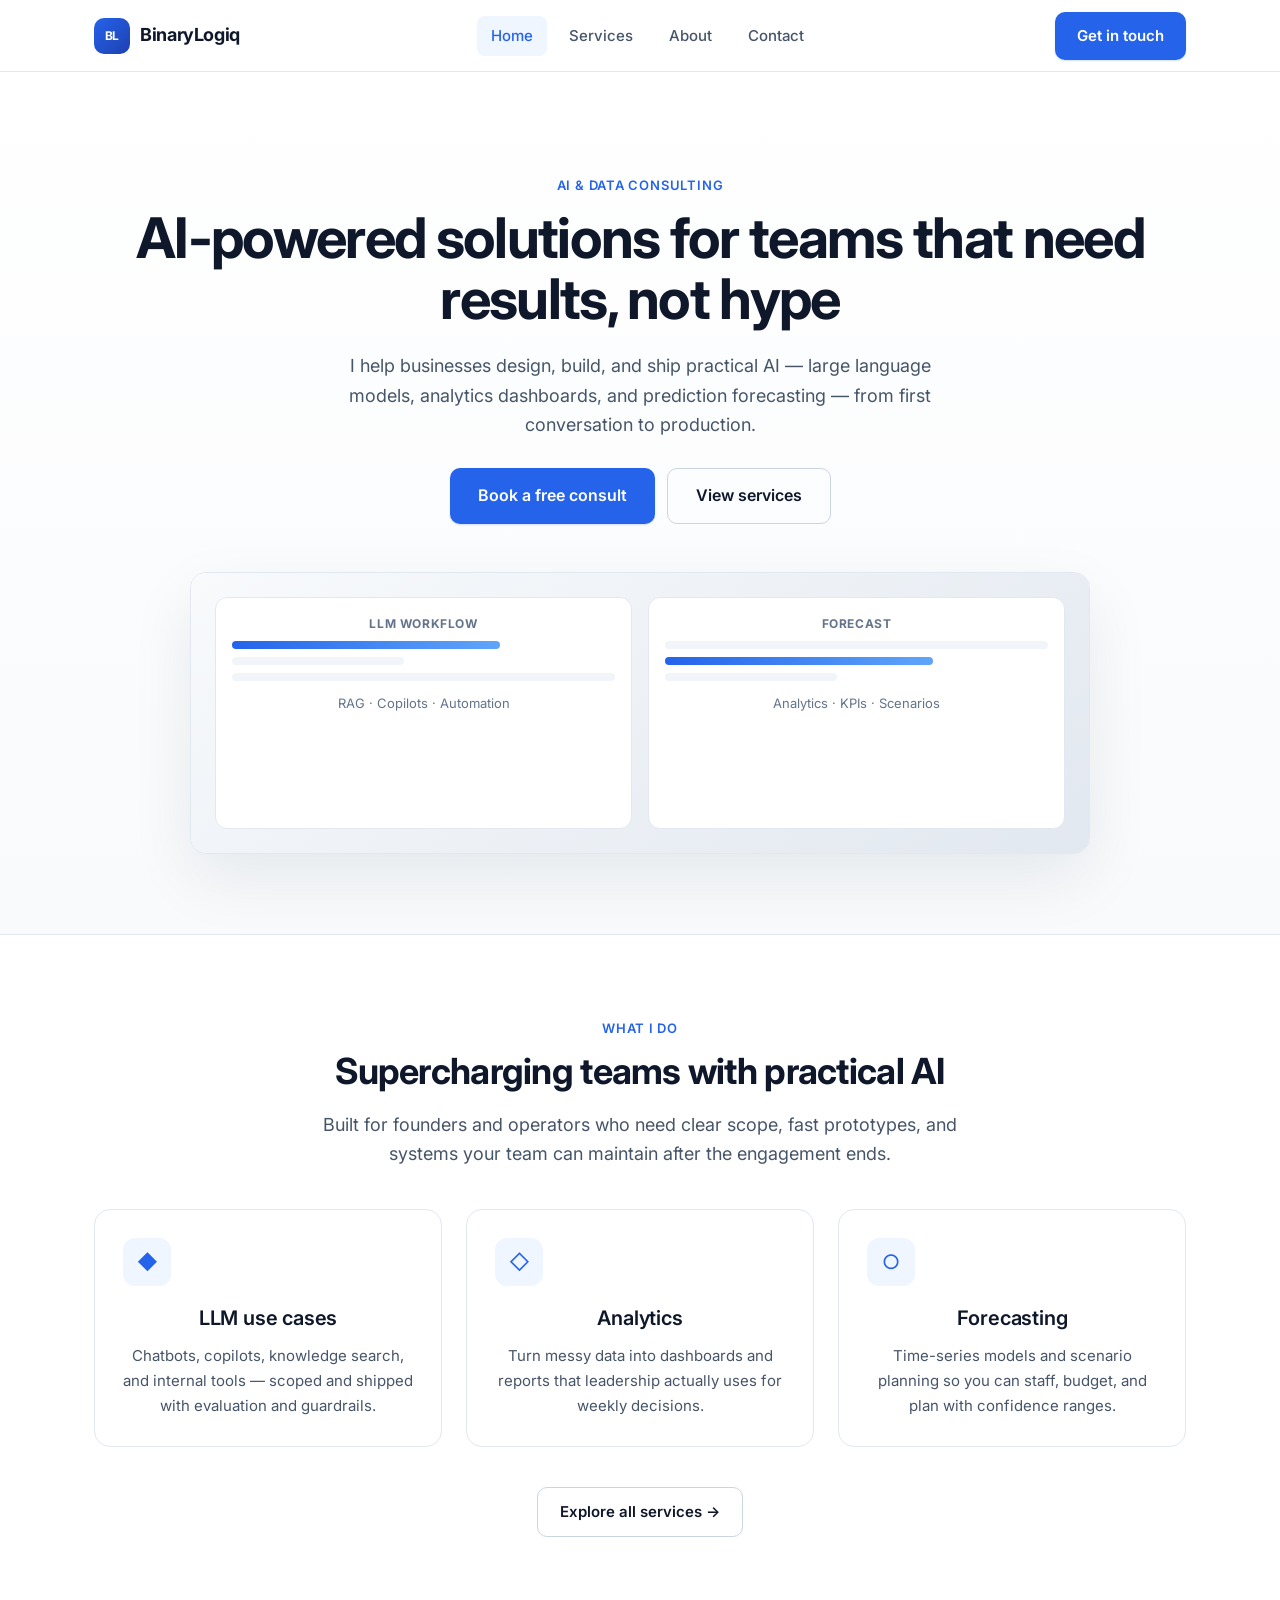
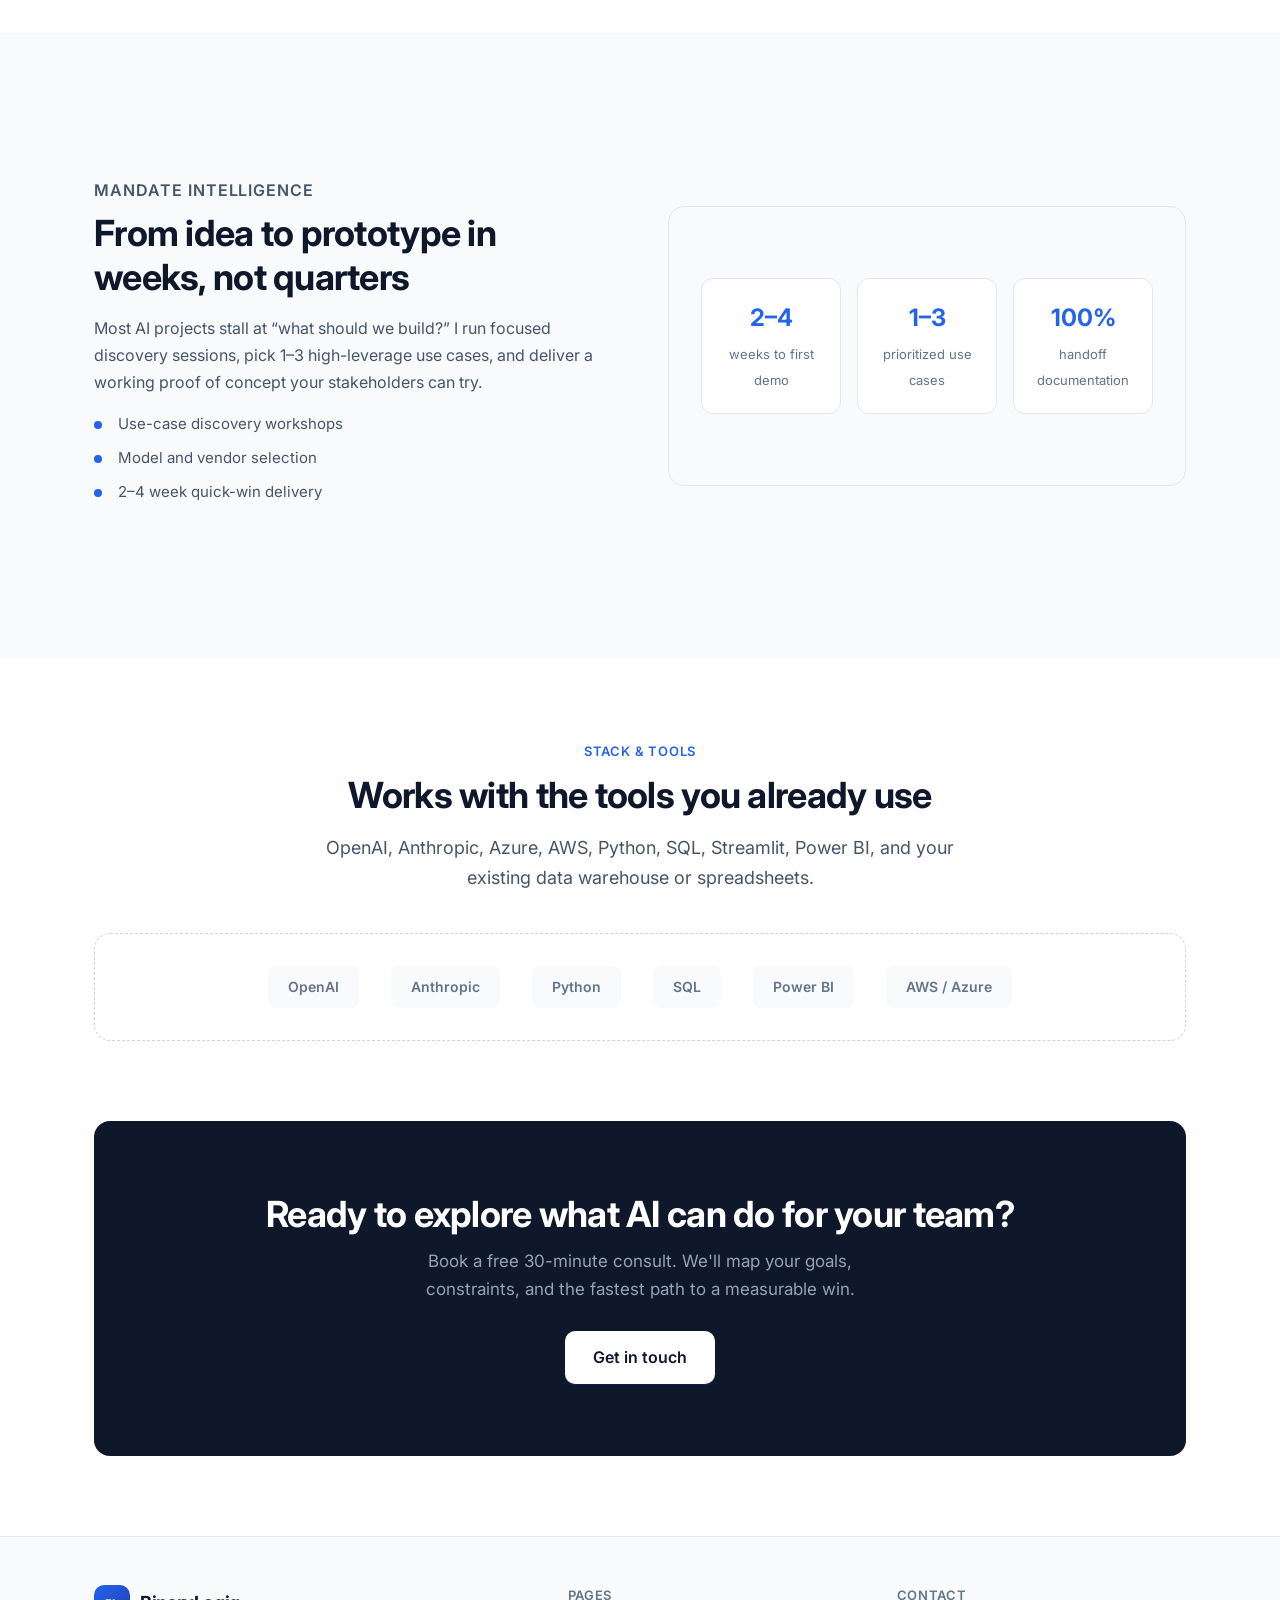
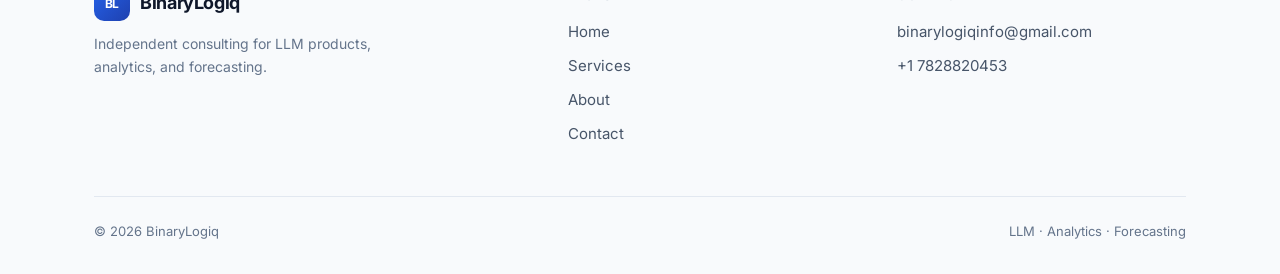
<file: index.html>
<!DOCTYPE html>
<html lang="en">
  <head>
    <meta charset="UTF-8" />
    <meta name="viewport" content="width=device-width, initial-scale=1.0" />
    <title>BinaryLogiq | AI Consulting</title>
    <meta
      name="description"
      content="AI consulting for LLM products, analytics, and forecasting. Practical solutions from idea to production."
    />
    <link rel="stylesheet" href="styles.css" />
    <link rel="preconnect" href="https://fonts.googleapis.com" />
    <link rel="preconnect" href="https://fonts.gstatic.com" crossorigin />
    <link
      href="https://fonts.googleapis.com/css2?family=Inter:wght@400;500;600;700&display=swap"
      rel="stylesheet"
    />
  </head>
  <body>
    <header class="site-header">
      <div class="header-inner">
        <a href="index.html" class="brand">
          <span class="brand-icon">BL</span>
          BinaryLogiq
        </a>
        <nav class="site-nav" aria-label="Main">
          <a href="index.html" class="active">Home</a>
          <a href="services.html">Services</a>
          <a href="about.html">About</a>
          <a href="contact.html">Contact</a>
        </nav>
        <div class="header-cta">
          <a href="contact.html" class="btn btn-primary">Get in touch</a>
          <button class="nav-toggle" type="button" aria-label="Menu" aria-expanded="false">
            <span></span><span></span><span></span>
          </button>
        </div>
      </div>
    </header>

    <main>
      <section class="hero">
        <div class="container">
          <p class="eyebrow">AI & Data Consulting</p>
          <h1>AI-powered solutions for teams that need results, not hype</h1>
          <p class="lead lead-center">
            I help businesses design, build, and ship practical AI — large language
            models, analytics dashboards, and prediction forecasting — from first
            conversation to production.
          </p>
          <div class="hero-actions">
            <a href="contact.html" class="btn btn-primary btn-lg">Book a free consult</a>
            <a href="services.html" class="btn btn-outline btn-lg">View services</a>
          </div>
          <div class="hero-visual">
            <div class="hero-mock">
              <div class="mock-panel">
                <h4>LLM workflow</h4>
                <div class="mock-bar accent"></div>
                <div class="mock-bar short"></div>
                <div class="mock-bar"></div>
                <p style="margin:12px 0 0;font-size:0.8125rem;color:var(--text-muted)">
                  RAG · Copilots · Automation
                </p>
              </div>
              <div class="mock-panel">
                <h4>Forecast</h4>
                <div class="mock-bar"></div>
                <div class="mock-bar accent"></div>
                <div class="mock-bar short"></div>
                <p style="margin:12px 0 0;font-size:0.8125rem;color:var(--text-muted)">
                  Analytics · KPIs · Scenarios
                </p>
              </div>
            </div>
          </div>
        </div>
      </section>

      <section class="section">
        <div class="container text-center">
          <p class="eyebrow">What I do</p>
          <h2>Supercharging teams with practical AI</h2>
          <p class="lead lead-center">
            Built for founders and operators who need clear scope, fast prototypes,
            and systems your team can maintain after the engagement ends.
          </p>
          <div class="cards-3">
            <article class="card">
              <div class="card-icon">◆</div>
              <h3>LLM use cases</h3>
              <p>
                Chatbots, copilots, knowledge search, and internal tools — scoped
                and shipped with evaluation and guardrails.
              </p>
            </article>
            <article class="card">
              <div class="card-icon">◇</div>
              <h3>Analytics</h3>
              <p>
                Turn messy data into dashboards and reports that leadership
                actually uses for weekly decisions.
              </p>
            </article>
            <article class="card">
              <div class="card-icon">○</div>
              <h3>Forecasting</h3>
              <p>
                Time-series models and scenario planning so you can staff, budget,
                and plan with confidence ranges.
              </p>
            </article>
          </div>
          <p style="margin-top:40px">
            <a href="services.html" class="btn btn-outline">Explore all services →</a>
          </p>
        </div>
      </section>

      <section class="section section-muted">
        <div class="container">
          <div class="feature-block">
            <div class="feature-copy">
              <p class="eyebrow">Mandate intelligence</p>
              <h2>From idea to prototype in weeks, not quarters</h2>
              <p>
                Most AI projects stall at “what should we build?” I run focused
                discovery sessions, pick 1–3 high-leverage use cases, and deliver a
                working proof of concept your stakeholders can try.
              </p>
              <ul class="feature-list">
                <li>Use-case discovery workshops</li>
                <li>Model and vendor selection</li>
                <li>2–4 week quick-win delivery</li>
              </ul>
            </div>
            <div class="feature-visual">
              <div class="stat-grid">
                <div class="stat-card">
                  <strong>2–4</strong>
                  <span>weeks to first demo</span>
                </div>
                <div class="stat-card">
                  <strong>1–3</strong>
                  <span>prioritized use cases</span>
                </div>
                <div class="stat-card">
                  <strong>100%</strong>
                  <span>handoff documentation</span>
                </div>
              </div>
            </div>
          </div>
        </div>
      </section>

      <section class="section">
        <div class="container text-center">
          <p class="eyebrow">Stack & tools</p>
          <h2>Works with the tools you already use</h2>
          <p class="lead lead-center">
            OpenAI, Anthropic, Azure, AWS, Python, SQL, Streamlit, Power BI,
            and your existing data warehouse or spreadsheets.
          </p>
          <div class="logo-strip">
            <span class="logo-pill">OpenAI</span>
            <span class="logo-pill">Anthropic</span>
            <span class="logo-pill">Python</span>
            <span class="logo-pill">SQL</span>
            <span class="logo-pill">Power BI</span>
            <span class="logo-pill">AWS / Azure</span>
          </div>
        </div>
      </section>

      <div class="cta-band">
        <h2>Ready to explore what AI can do for your team?</h2>
        <p>
          Book a free 30-minute consult. We'll map your goals, constraints, and
          the fastest path to a measurable win.
        </p>
        <a href="contact.html" class="btn btn-primary btn-lg">Get in touch</a>
      </div>
    </main>

    <footer class="site-footer">
      <div class="container">
        <div class="footer-grid">
          <div class="footer-brand">
            <a href="index.html" class="brand">
              <span class="brand-icon">BL</span>
              BinaryLogiq
            </a>
            <p>
              Independent consulting for LLM products, analytics, and forecasting.
            </p>
          </div>
          <div class="footer-col">
            <h4>Pages</h4>
            <a href="index.html">Home</a>
            <a href="services.html">Services</a>
            <a href="about.html">About</a>
            <a href="contact.html">Contact</a>
          </div>
          <div class="footer-col">
            <h4>Contact</h4>
            <a href="mailto:binarylogiqinfo@gmail.com">binarylogiqinfo@gmail.com</a>
            <a href="tel:+17828820453">+1 7828820453</a>
          </div>
        </div>
        <div class="footer-bottom">
          <span>© <span id="year"></span> BinaryLogiq</span>
          <span>LLM · Analytics · Forecasting</span>
        </div>
      </div>
    </footer>

    <script src="script.js"></script>
  </body>
</html>
</file>
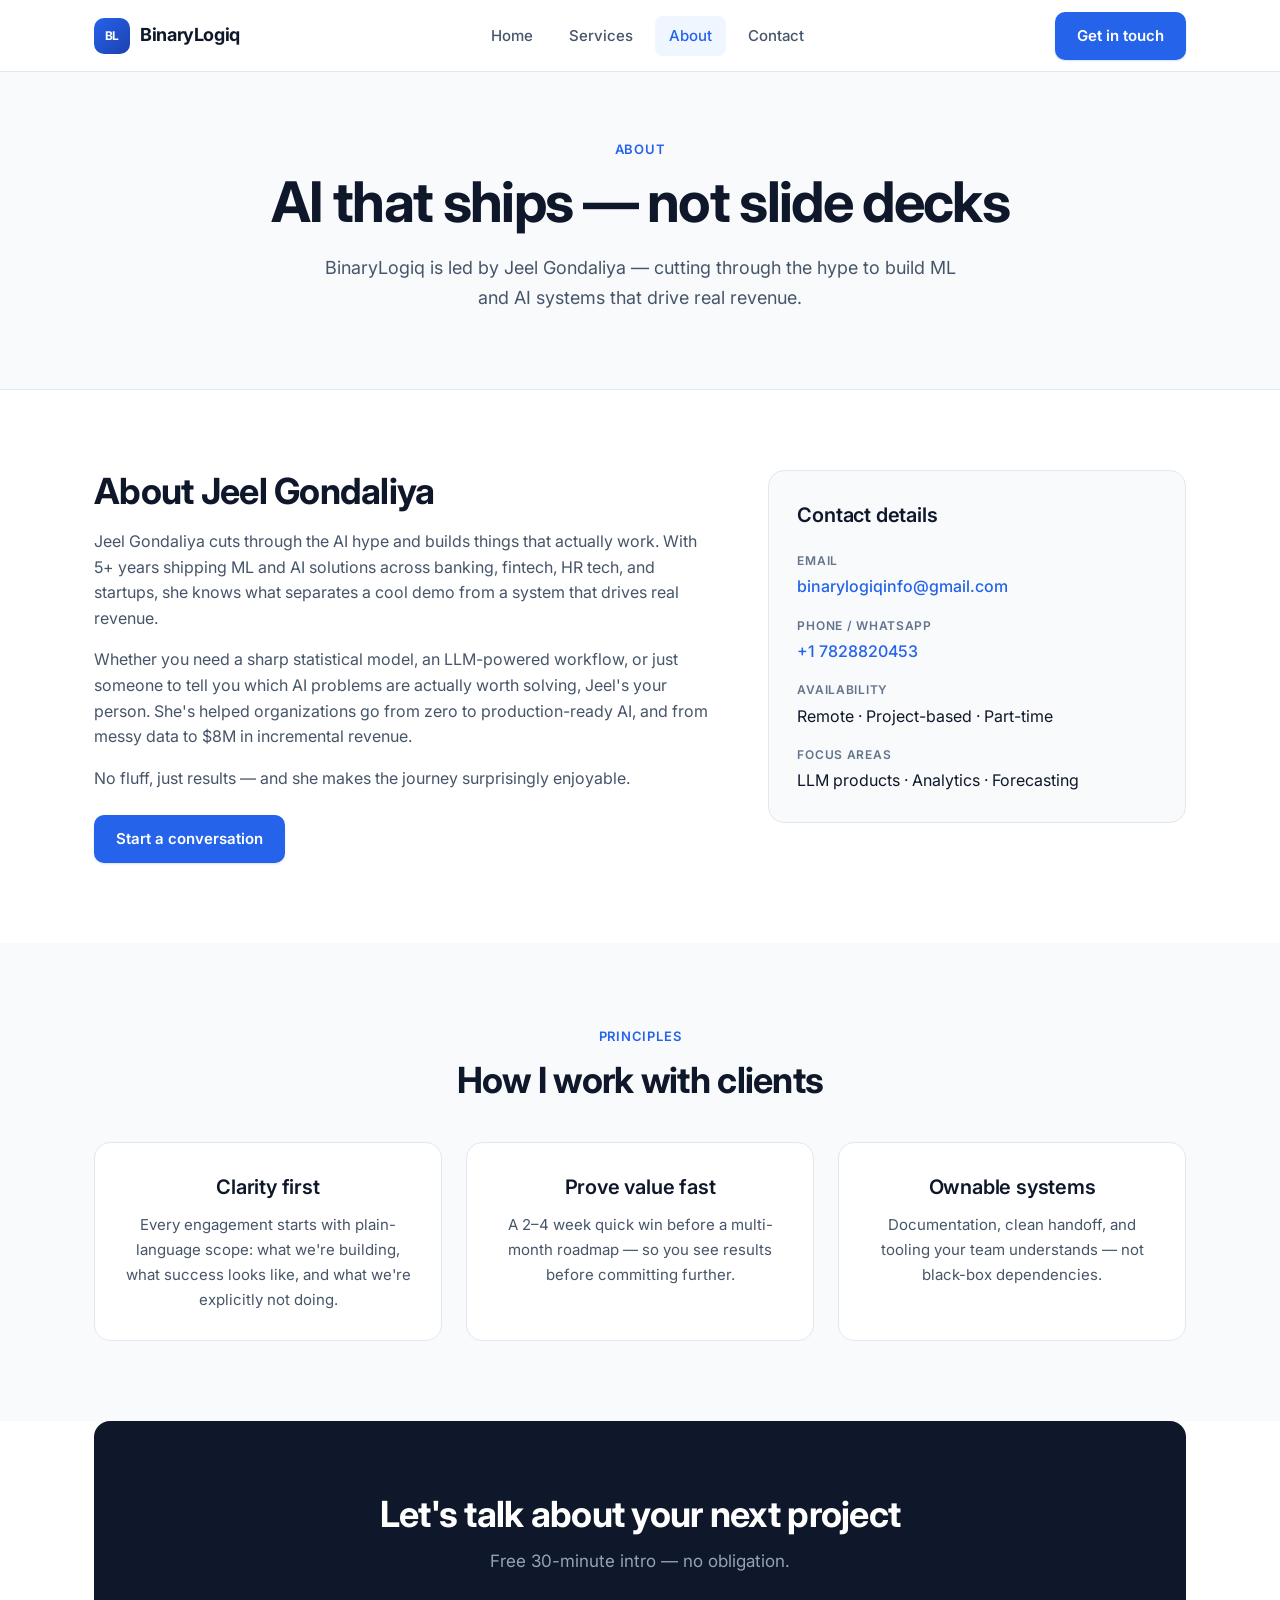
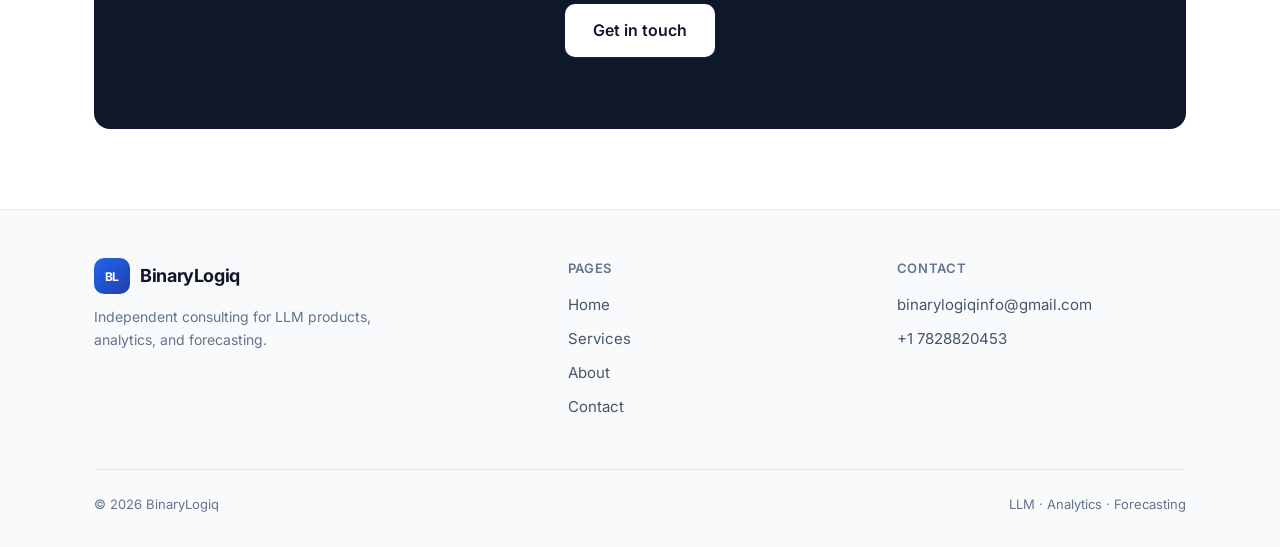
<file: about.html>
<!DOCTYPE html>
<html lang="en">
  <head>
    <meta charset="UTF-8" />
    <meta name="viewport" content="width=device-width, initial-scale=1.0" />
    <title>About | BinaryLogiq</title>
    <link rel="stylesheet" href="styles.css" />
    <link rel="preconnect" href="https://fonts.googleapis.com" />
    <link rel="preconnect" href="https://fonts.gstatic.com" crossorigin />
    <link
      href="https://fonts.googleapis.com/css2?family=Inter:wght@400;500;600;700&display=swap"
      rel="stylesheet"
    />
  </head>
  <body>
    <header class="site-header">
      <div class="header-inner">
        <a href="index.html" class="brand">
          <span class="brand-icon">BL</span>
          BinaryLogiq
        </a>
        <nav class="site-nav" aria-label="Main">
          <a href="index.html">Home</a>
          <a href="services.html">Services</a>
          <a href="about.html" class="active">About</a>
          <a href="contact.html">Contact</a>
        </nav>
        <div class="header-cta">
          <a href="contact.html" class="btn btn-primary">Get in touch</a>
          <button class="nav-toggle" type="button" aria-label="Menu" aria-expanded="false">
            <span></span><span></span><span></span>
          </button>
        </div>
      </div>
    </header>

    <main>
      <section class="page-hero">
        <div class="container">
          <p class="eyebrow">About</p>
          <h1>AI that ships — not slide decks</h1>
          <p class="lead lead-center">
            BinaryLogiq is led by Jeel Gondaliya — cutting through the hype to
            build ML and AI systems that drive real revenue.
          </p>
        </div>
      </section>

      <section class="section">
        <div class="container about-grid">
          <div>
            <h2>About Jeel Gondaliya</h2>
            <p>
              Jeel Gondaliya cuts through the AI hype and builds things that
              actually work. With 5+ years shipping ML and AI solutions across
              banking, fintech, HR tech, and startups, she knows what separates a
              cool demo from a system that drives real revenue.
            </p>
            <p>
              Whether you need a sharp statistical model, an LLM-powered workflow,
              or just someone to tell you which AI problems are actually worth
              solving, Jeel's your person. She's helped organizations go from zero
              to production-ready AI, and from messy data to $8M in incremental
              revenue.
            </p>
            <p>
              No fluff, just results — and she makes the journey surprisingly
              enjoyable.
            </p>
            <a href="contact.html" class="btn btn-primary" style="margin-top:8px">
              Start a conversation
            </a>
          </div>
          <aside class="info-box">
            <h3>Contact details</h3>
            <div class="info-row">
              <span class="info-label">Email</span>
              <a href="mailto:binarylogiqinfo@gmail.com">binarylogiqinfo@gmail.com</a>
            </div>
            <div class="info-row">
              <span class="info-label">Phone / WhatsApp</span>
              <a href="tel:+17828820453">+1 7828820453</a>
            </div>
            <div class="info-row">
              <span class="info-label">Availability</span>
              <span>Remote · Project-based · Part-time</span>
            </div>
            <div class="info-row">
              <span class="info-label">Focus areas</span>
              <span>LLM products · Analytics · Forecasting</span>
            </div>
          </aside>
        </div>
      </section>

      <section class="section section-muted">
        <div class="container text-center">
          <p class="eyebrow">Principles</p>
          <h2>How I work with clients</h2>
          <div class="cards-3">
            <article class="card">
              <h3>Clarity first</h3>
              <p>
                Every engagement starts with plain-language scope: what we're
                building, what success looks like, and what we're explicitly not
                doing.
              </p>
            </article>
            <article class="card">
              <h3>Prove value fast</h3>
              <p>
                A 2–4 week quick win before a multi-month roadmap — so you see
                results before committing further.
              </p>
            </article>
            <article class="card">
              <h3>Ownable systems</h3>
              <p>
                Documentation, clean handoff, and tooling your team understands —
                not black-box dependencies.
              </p>
            </article>
          </div>
        </div>
      </section>

      <div class="cta-band">
        <h2>Let's talk about your next project</h2>
        <p>Free 30-minute intro — no obligation.</p>
        <a href="contact.html" class="btn btn-primary btn-lg">Get in touch</a>
      </div>
    </main>

    <footer class="site-footer">
      <div class="container">
        <div class="footer-grid">
          <div class="footer-brand">
            <a href="index.html" class="brand">
              <span class="brand-icon">BL</span>
              BinaryLogiq
            </a>
            <p>
              Independent consulting for LLM products, analytics, and forecasting.
            </p>
          </div>
          <div class="footer-col">
            <h4>Pages</h4>
            <a href="index.html">Home</a>
            <a href="services.html">Services</a>
            <a href="about.html">About</a>
            <a href="contact.html">Contact</a>
          </div>
          <div class="footer-col">
            <h4>Contact</h4>
            <a href="mailto:binarylogiqinfo@gmail.com">binarylogiqinfo@gmail.com</a>
            <a href="tel:+17828820453">+1 7828820453</a>
          </div>
        </div>
        <div class="footer-bottom">
          <span>© <span id="year"></span> BinaryLogiq</span>
          <span>LLM · Analytics · Forecasting</span>
        </div>
      </div>
    </footer>

    <script src="script.js"></script>
  </body>
</html>
</file>
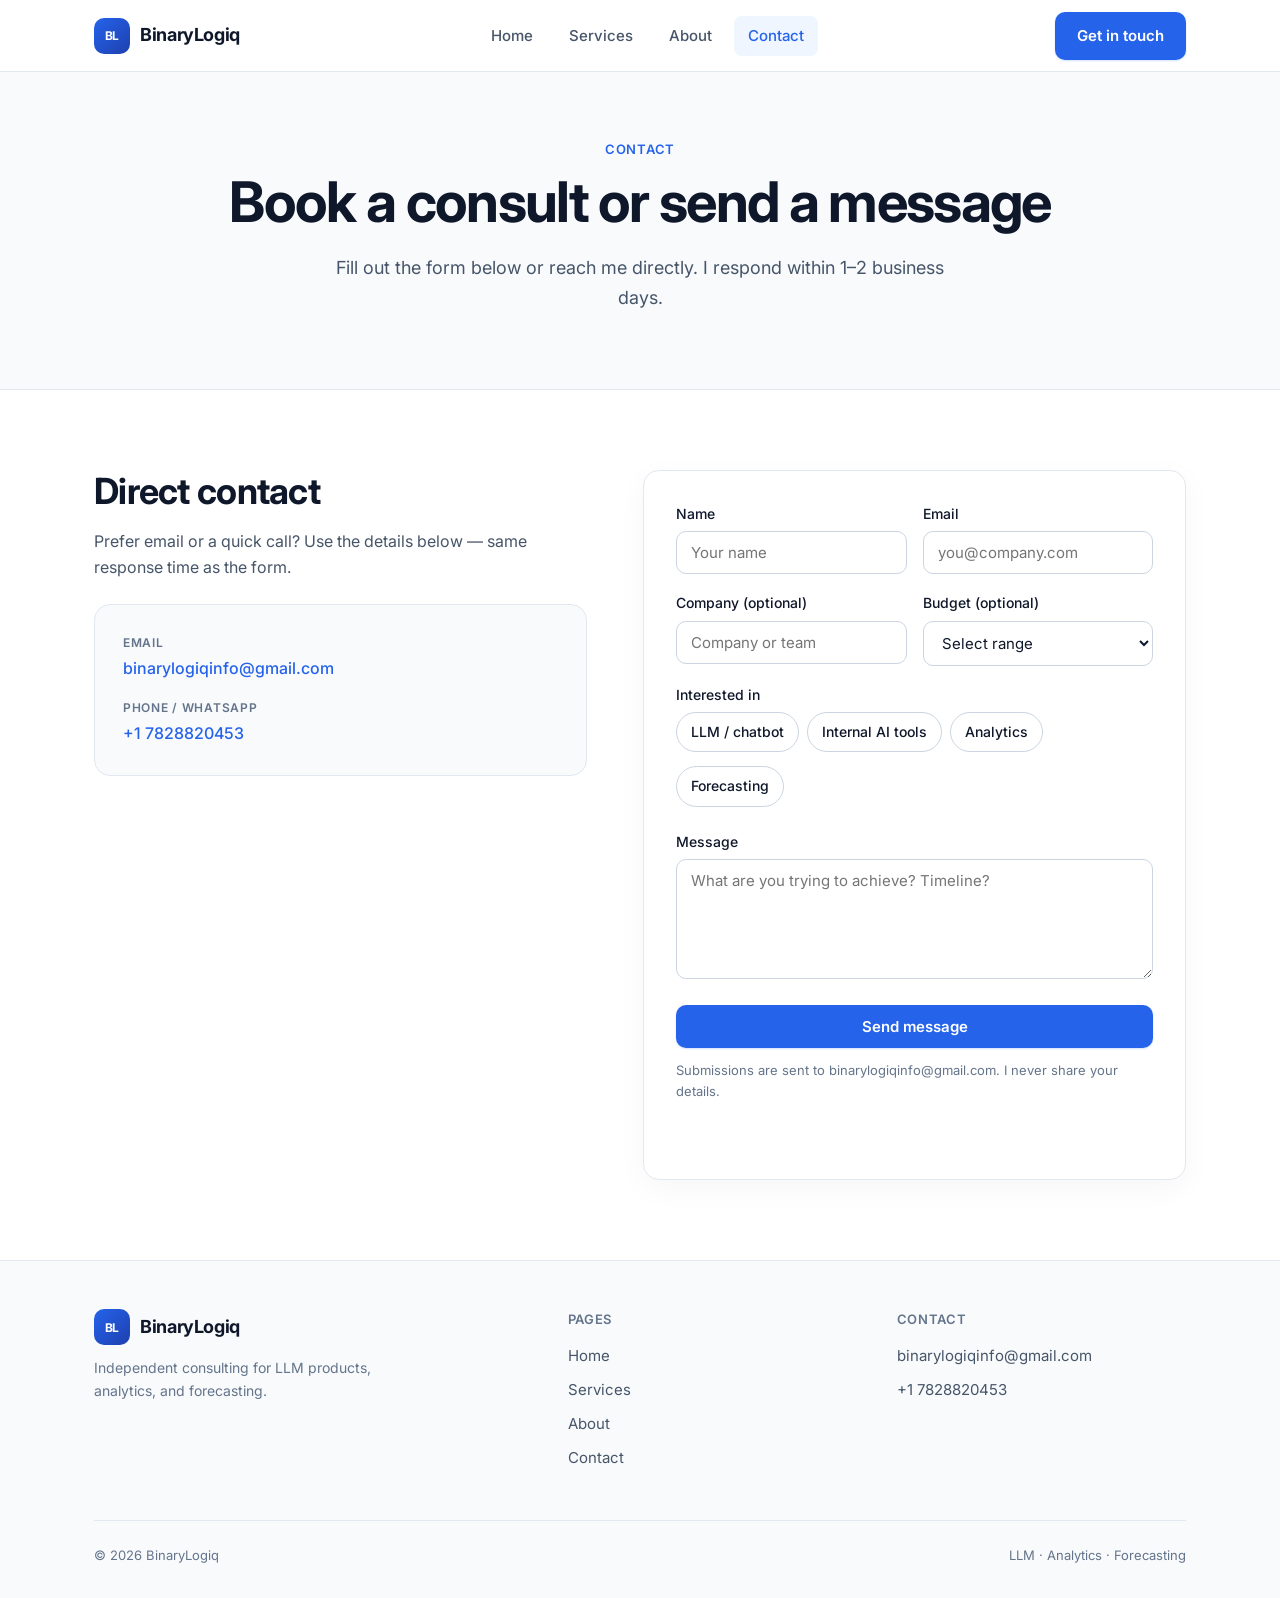
<file: contact.html>
<!DOCTYPE html>
<html lang="en">
  <head>
    <meta charset="UTF-8" />
    <meta name="viewport" content="width=device-width, initial-scale=1.0" />
    <title>Contact | BinaryLogiq</title>
    <link rel="stylesheet" href="styles.css" />
    <link rel="preconnect" href="https://fonts.googleapis.com" />
    <link rel="preconnect" href="https://fonts.gstatic.com" crossorigin />
    <link
      href="https://fonts.googleapis.com/css2?family=Inter:wght@400;500;600;700&display=swap"
      rel="stylesheet"
    />
  </head>
  <body>
    <header class="site-header">
      <div class="header-inner">
        <a href="index.html" class="brand">
          <span class="brand-icon">BL</span>
          BinaryLogiq
        </a>
        <nav class="site-nav" aria-label="Main">
          <a href="index.html">Home</a>
          <a href="services.html">Services</a>
          <a href="about.html">About</a>
          <a href="contact.html" class="active">Contact</a>
        </nav>
        <div class="header-cta">
          <a href="contact.html" class="btn btn-primary">Get in touch</a>
          <button class="nav-toggle" type="button" aria-label="Menu" aria-expanded="false">
            <span></span><span></span><span></span>
          </button>
        </div>
      </div>
    </header>

    <main>
      <section class="page-hero">
        <div class="container">
          <p class="eyebrow">Contact</p>
          <h1>Book a consult or send a message</h1>
          <p class="lead lead-center">
            Fill out the form below or reach me directly. I respond within 1–2
            business days.
          </p>
        </div>
      </section>

      <section class="section">
        <div class="container contact-layout">
          <div class="contact-sidebar">
            <h2>Direct contact</h2>
            <p>
              Prefer email or a quick call? Use the details below — same response
              time as the form.
            </p>
            <div class="info-box">
              <div class="info-row">
                <span class="info-label">Email</span>
                <a href="mailto:binarylogiqinfo@gmail.com?subject=AI%20Consulting%20Inquiry"
                  >binarylogiqinfo@gmail.com</a
                >
              </div>
              <div class="info-row">
                <span class="info-label">Phone / WhatsApp</span>
                <a href="tel:+17828820453">+1 7828820453</a>
              </div>
            </div>
          </div>

          <div class="contact-form-wrap">
            <form
              id="contact-form"
              method="POST"
              action="https://formspree.io/f/xykvbpon"
            >
              <div class="form-row">
                <div class="field">
                  <label for="name">Name</label>
                  <input
                    type="text"
                    id="name"
                    name="name"
                    placeholder="Your name"
                    required
                  />
                </div>
                <div class="field">
                  <label for="email">Email</label>
                  <input
                    type="email"
                    id="email"
                    name="email"
                    placeholder="you@company.com"
                    required
                  />
                </div>
              </div>

              <div class="form-row">
                <div class="field">
                  <label for="company">Company (optional)</label>
                  <input
                    type="text"
                    id="company"
                    name="company"
                    placeholder="Company or team"
                  />
                </div>
                <div class="field">
                  <label for="budget">Budget (optional)</label>
                  <select id="budget" name="budget">
                    <option value="">Select range</option>
                    <option value="<2k">&lt; $2k</option>
                    <option value="2k-5k">$2k – $5k</option>
                    <option value="5k-15k">$5k – $15k</option>
                    <option value=">15k">&gt; $15k</option>
                  </select>
                </div>
              </div>

              <div class="field">
                <label>Interested in</label>
                <div class="checkbox-group">
                  <label class="checkbox-pill">
                    <input type="checkbox" name="focus" value="LLM / chatbot" />
                    LLM / chatbot
                  </label>
                  <label class="checkbox-pill">
                    <input type="checkbox" name="focus" value="Internal AI tools" />
                    Internal AI tools
                  </label>
                  <label class="checkbox-pill">
                    <input type="checkbox" name="focus" value="Analytics" />
                    Analytics
                  </label>
                  <label class="checkbox-pill">
                    <input type="checkbox" name="focus" value="Forecasting" />
                    Forecasting
                  </label>
                </div>
              </div>

              <div class="field">
                <label for="message">Message</label>
                <textarea
                  id="message"
                  name="message"
                  rows="5"
                  placeholder="What are you trying to achieve? Timeline?"
                  required
                ></textarea>
              </div>

              <input
                type="hidden"
                name="_subject"
                value="New inquiry from BinaryLogiq website"
              />

              <button type="submit" class="btn btn-primary full-width">
                Send message
              </button>
              <p class="form-footnote">
                Submissions are sent to binarylogiqinfo@gmail.com. I never share
                your details.
              </p>
              <p id="form-status" class="form-status" aria-live="polite"></p>
            </form>
          </div>
        </div>
      </section>
    </main>

    <footer class="site-footer">
      <div class="container">
        <div class="footer-grid">
          <div class="footer-brand">
            <a href="index.html" class="brand">
              <span class="brand-icon">BL</span>
              BinaryLogiq
            </a>
            <p>
              Independent consulting for LLM products, analytics, and forecasting.
            </p>
          </div>
          <div class="footer-col">
            <h4>Pages</h4>
            <a href="index.html">Home</a>
            <a href="services.html">Services</a>
            <a href="about.html">About</a>
            <a href="contact.html">Contact</a>
          </div>
          <div class="footer-col">
            <h4>Contact</h4>
            <a href="mailto:binarylogiqinfo@gmail.com">binarylogiqinfo@gmail.com</a>
            <a href="tel:+17828820453">+1 7828820453</a>
          </div>
        </div>
        <div class="footer-bottom">
          <span>© <span id="year"></span> BinaryLogiq</span>
          <span>LLM · Analytics · Forecasting</span>
        </div>
      </div>
    </footer>

    <script src="script.js"></script>
  </body>
</html>
</file>
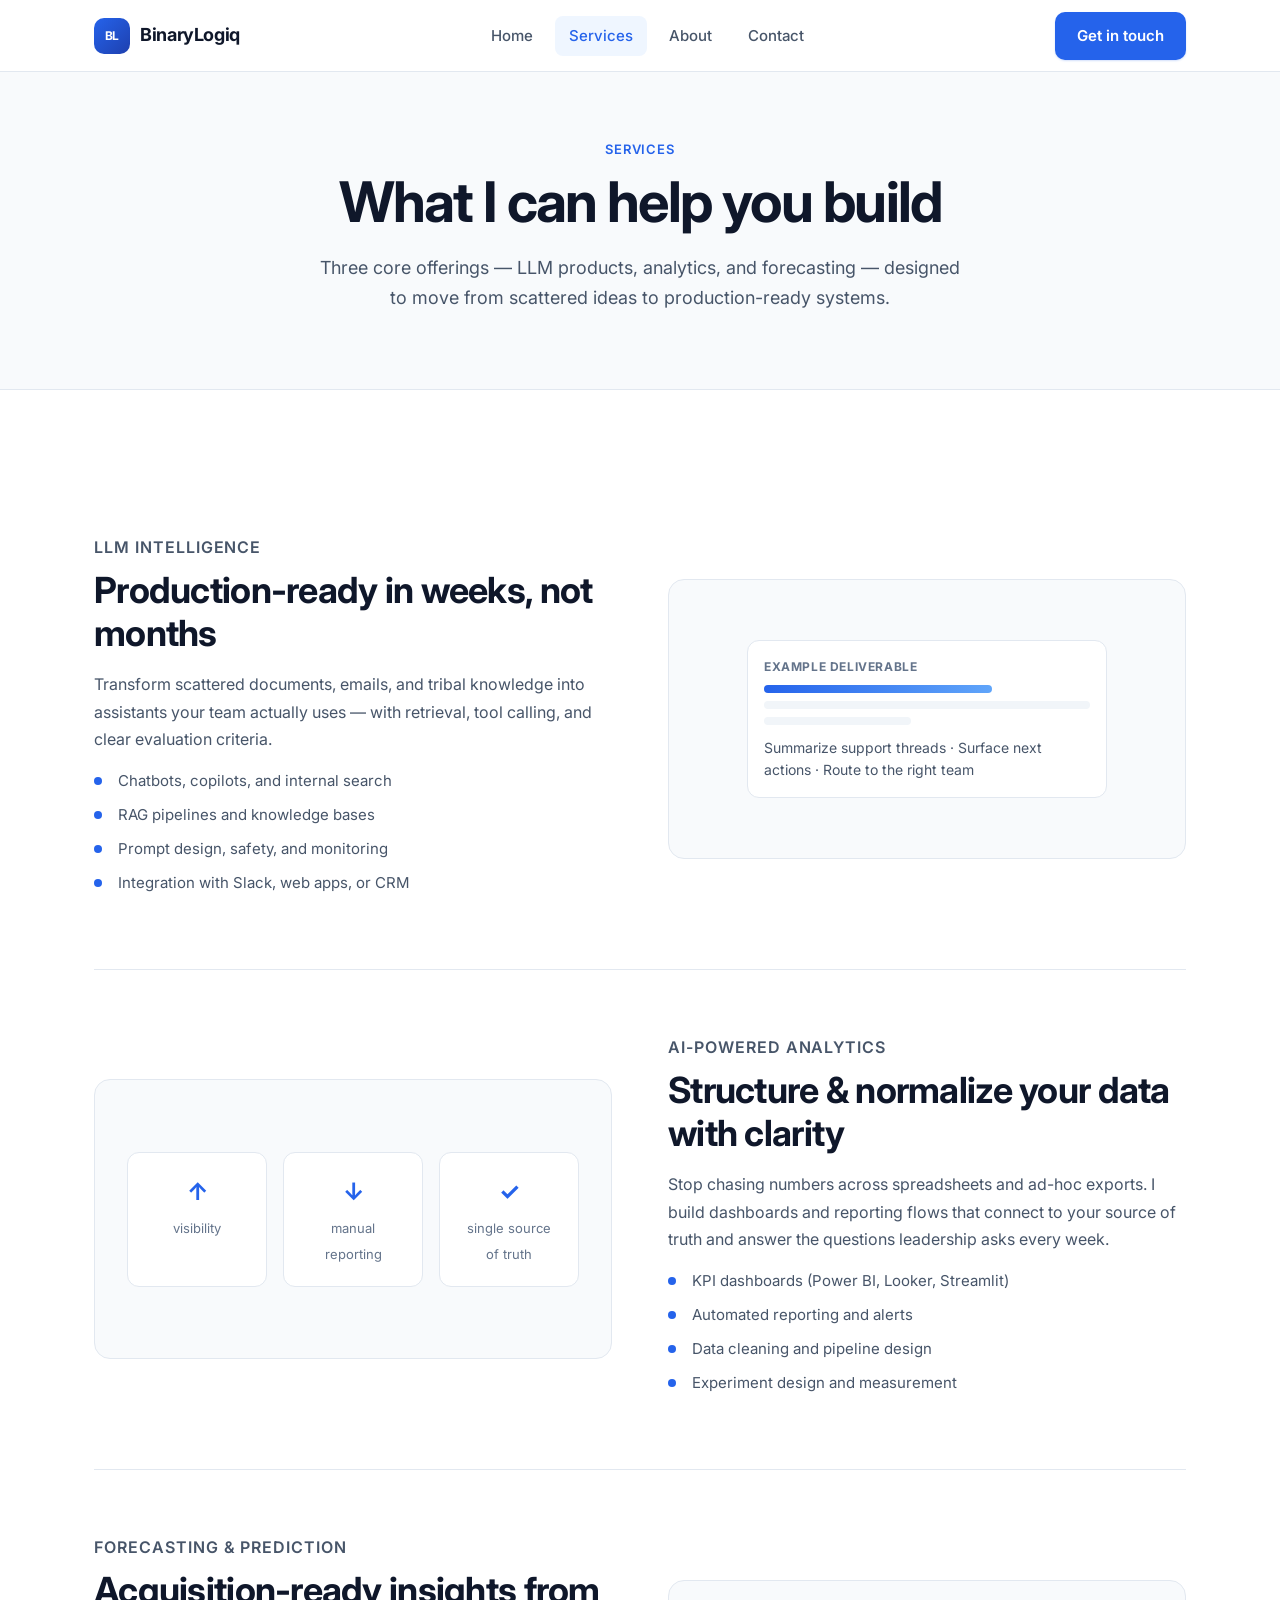
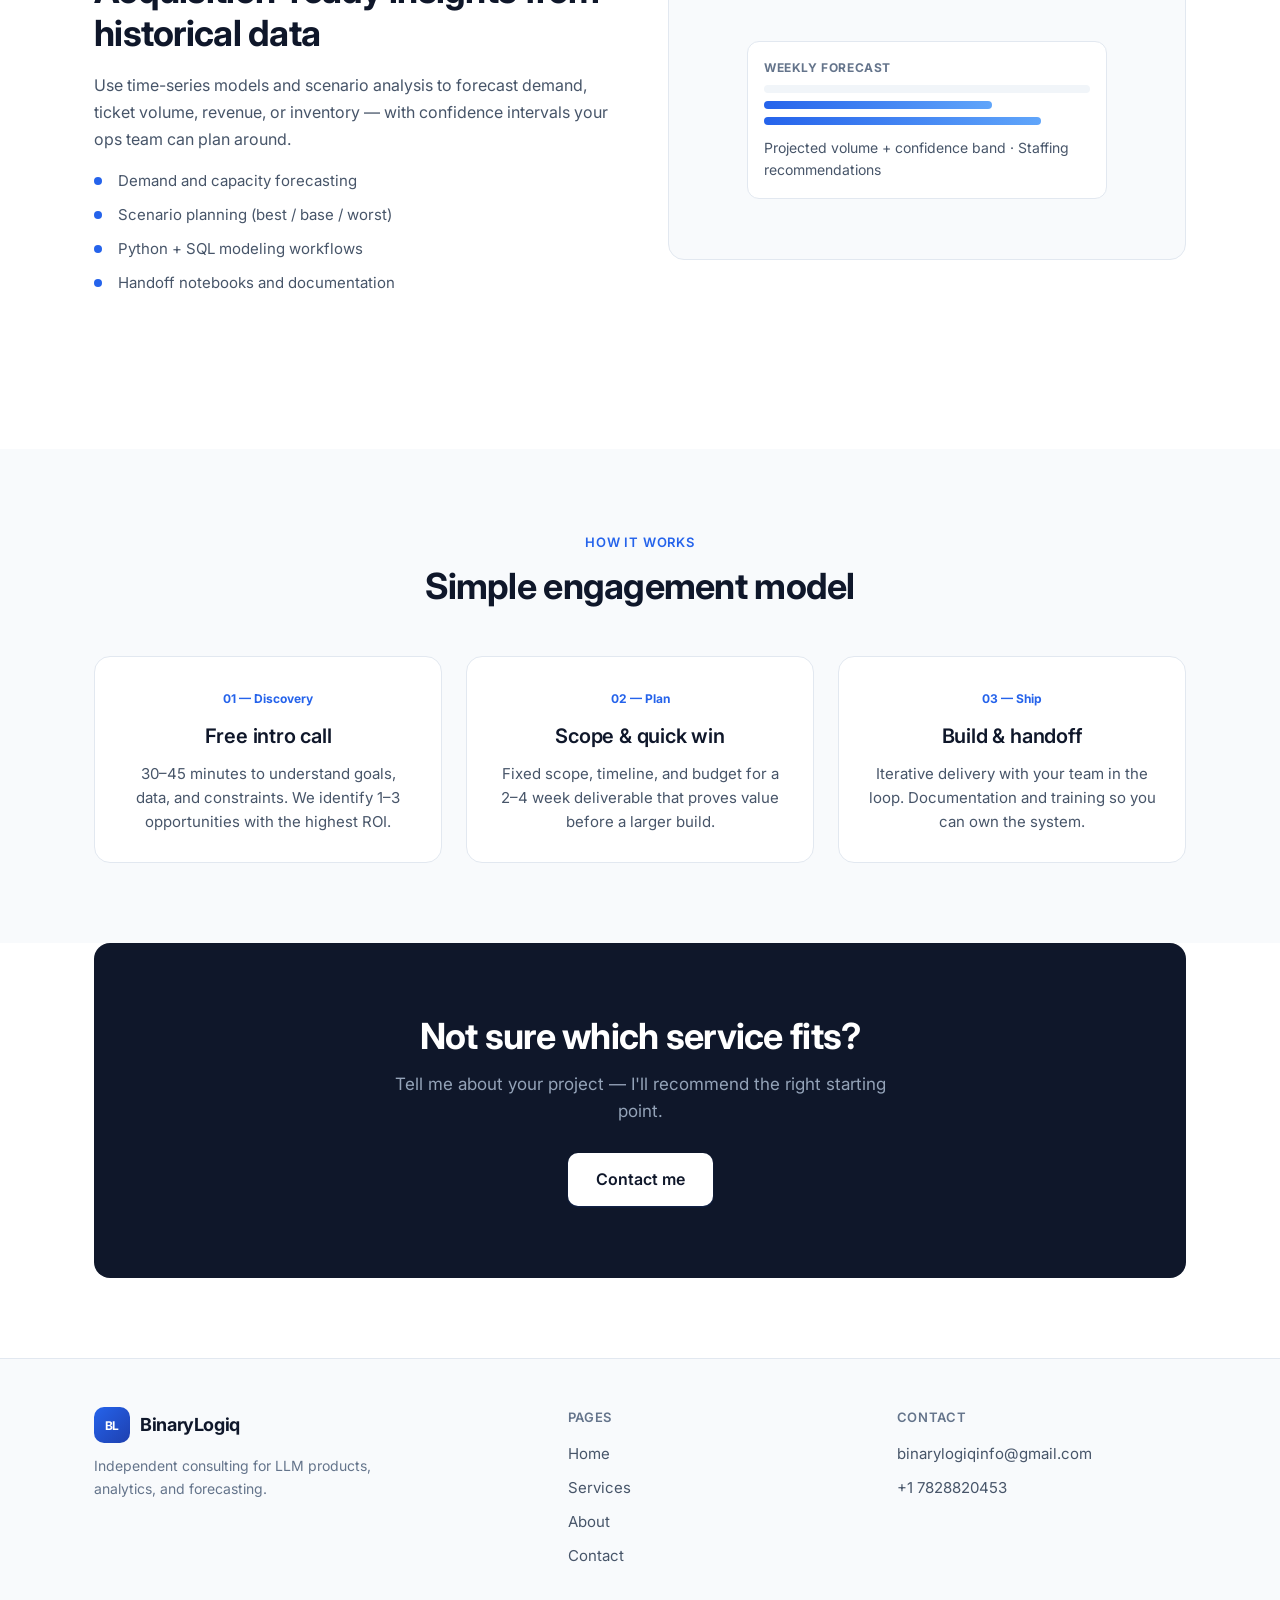
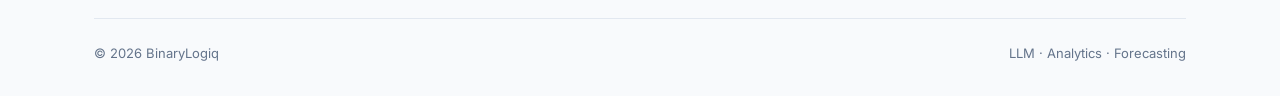
<file: services.html>
<!DOCTYPE html>
<html lang="en">
  <head>
    <meta charset="UTF-8" />
    <meta name="viewport" content="width=device-width, initial-scale=1.0" />
    <title>Services | BinaryLogiq</title>
    <link rel="stylesheet" href="styles.css" />
    <link rel="preconnect" href="https://fonts.googleapis.com" />
    <link rel="preconnect" href="https://fonts.gstatic.com" crossorigin />
    <link
      href="https://fonts.googleapis.com/css2?family=Inter:wght@400;500;600;700&display=swap"
      rel="stylesheet"
    />
  </head>
  <body>
    <header class="site-header">
      <div class="header-inner">
        <a href="index.html" class="brand">
          <span class="brand-icon">BL</span>
          BinaryLogiq
        </a>
        <nav class="site-nav" aria-label="Main">
          <a href="index.html">Home</a>
          <a href="services.html" class="active">Services</a>
          <a href="about.html">About</a>
          <a href="contact.html">Contact</a>
        </nav>
        <div class="header-cta">
          <a href="contact.html" class="btn btn-primary">Get in touch</a>
          <button class="nav-toggle" type="button" aria-label="Menu" aria-expanded="false">
            <span></span><span></span><span></span>
          </button>
        </div>
      </div>
    </header>

    <main>
      <section class="page-hero">
        <div class="container">
          <p class="eyebrow">Services</p>
          <h1>What I can help you build</h1>
          <p class="lead lead-center">
            Three core offerings — LLM products, analytics, and forecasting —
            designed to move from scattered ideas to production-ready systems.
          </p>
        </div>
      </section>

      <section class="section">
        <div class="container">
          <div class="feature-block">
            <div class="feature-copy">
              <p class="eyebrow">LLM intelligence</p>
              <h2>Production-ready in weeks, not months</h2>
              <p>
                Transform scattered documents, emails, and tribal knowledge into
                assistants your team actually uses — with retrieval, tool calling,
                and clear evaluation criteria.
              </p>
              <ul class="feature-list">
                <li>Chatbots, copilots, and internal search</li>
                <li>RAG pipelines and knowledge bases</li>
                <li>Prompt design, safety, and monitoring</li>
                <li>Integration with Slack, web apps, or CRM</li>
              </ul>
            </div>
            <div class="feature-visual">
              <div class="feature-visual-inner">
                <div class="mock-panel" style="width:100%">
                  <h4>Example deliverable</h4>
                  <div class="mock-bar accent"></div>
                  <div class="mock-bar"></div>
                  <div class="mock-bar short"></div>
                  <p style="font-size:0.875rem;color:var(--text-secondary);margin:12px 0 0">
                    Summarize support threads · Surface next actions · Route to the right team
                  </p>
                </div>
              </div>
            </div>
          </div>

          <div class="feature-block reverse">
            <div class="feature-copy">
              <p class="eyebrow">AI-powered analytics</p>
              <h2>Structure & normalize your data with clarity</h2>
              <p>
                Stop chasing numbers across spreadsheets and ad-hoc exports. I build
                dashboards and reporting flows that connect to your source of truth
                and answer the questions leadership asks every week.
              </p>
              <ul class="feature-list">
                <li>KPI dashboards (Power BI, Looker, Streamlit)</li>
                <li>Automated reporting and alerts</li>
                <li>Data cleaning and pipeline design</li>
                <li>Experiment design and measurement</li>
              </ul>
            </div>
            <div class="feature-visual">
              <div class="stat-grid">
                <div class="stat-card">
                  <strong>↑</strong>
                  <span>visibility</span>
                </div>
                <div class="stat-card">
                  <strong>↓</strong>
                  <span>manual reporting</span>
                </div>
                <div class="stat-card">
                  <strong>✓</strong>
                  <span>single source of truth</span>
                </div>
              </div>
            </div>
          </div>

          <div class="feature-block">
            <div class="feature-copy">
              <p class="eyebrow">Forecasting & prediction</p>
              <h2>Acquisition-ready insights from historical data</h2>
              <p>
                Use time-series models and scenario analysis to forecast demand,
                ticket volume, revenue, or inventory — with confidence intervals
                your ops team can plan around.
              </p>
              <ul class="feature-list">
                <li>Demand and capacity forecasting</li>
                <li>Scenario planning (best / base / worst)</li>
                <li>Python + SQL modeling workflows</li>
                <li>Handoff notebooks and documentation</li>
              </ul>
            </div>
            <div class="feature-visual">
              <div class="feature-visual-inner">
                <div class="mock-panel" style="width:100%">
                  <h4>Weekly forecast</h4>
                  <div class="mock-bar"></div>
                  <div class="mock-bar accent"></div>
                  <div class="mock-bar accent" style="width:85%"></div>
                  <p style="font-size:0.875rem;color:var(--text-secondary);margin:12px 0 0">
                    Projected volume + confidence band · Staffing recommendations
                  </p>
                </div>
              </div>
            </div>
          </div>
        </div>
      </section>

      <section class="section section-muted">
        <div class="container text-center">
          <p class="eyebrow">How it works</p>
          <h2>Simple engagement model</h2>
          <div class="steps-row">
            <div class="step-card">
              <span class="step-num">01 — Discovery</span>
              <h3>Free intro call</h3>
              <p>
                30–45 minutes to understand goals, data, and constraints. We
                identify 1–3 opportunities with the highest ROI.
              </p>
            </div>
            <div class="step-card">
              <span class="step-num">02 — Plan</span>
              <h3>Scope & quick win</h3>
              <p>
                Fixed scope, timeline, and budget for a 2–4 week deliverable that
                proves value before a larger build.
              </p>
            </div>
            <div class="step-card">
              <span class="step-num">03 — Ship</span>
              <h3>Build & handoff</h3>
              <p>
                Iterative delivery with your team in the loop. Documentation and
                training so you can own the system.
              </p>
            </div>
          </div>
        </div>
      </section>

      <div class="cta-band">
        <h2>Not sure which service fits?</h2>
        <p>Tell me about your project — I'll recommend the right starting point.</p>
        <a href="contact.html" class="btn btn-primary btn-lg">Contact me</a>
      </div>
    </main>

    <footer class="site-footer">
      <div class="container">
        <div class="footer-grid">
          <div class="footer-brand">
            <a href="index.html" class="brand">
              <span class="brand-icon">BL</span>
              BinaryLogiq
            </a>
            <p>
              Independent consulting for LLM products, analytics, and forecasting.
            </p>
          </div>
          <div class="footer-col">
            <h4>Pages</h4>
            <a href="index.html">Home</a>
            <a href="services.html">Services</a>
            <a href="about.html">About</a>
            <a href="contact.html">Contact</a>
          </div>
          <div class="footer-col">
            <h4>Contact</h4>
            <a href="mailto:binarylogiqinfo@gmail.com">binarylogiqinfo@gmail.com</a>
            <a href="tel:+17828820453">+1 7828820453</a>
          </div>
        </div>
        <div class="footer-bottom">
          <span>© <span id="year"></span> BinaryLogiq</span>
          <span>LLM · Analytics · Forecasting</span>
        </div>
      </div>
    </footer>

    <script src="script.js"></script>
  </body>
</html>
</file>
<file: styles.css>
:root {
  --bg: #ffffff;
  --bg-muted: #f8fafc;
  --bg-section: #f1f5f9;
  --text: #0f172a;
  --text-secondary: #475569;
  --text-muted: #64748b;
  --border: #e2e8f0;
  --border-strong: #cbd5e1;
  --accent: #2563eb;
  --accent-hover: #1d4ed8;
  --accent-soft: #eff6ff;
  --radius: 12px;
  --radius-lg: 16px;
  --max: 1140px;
  --header-h: 72px;
  --font: "Inter", system-ui, -apple-system, BlinkMacSystemFont, sans-serif;
}

*,
*::before,
*::after {
  box-sizing: border-box;
}

html {
  scroll-behavior: smooth;
}

body {
  margin: 0;
  font-family: var(--font);
  font-size: 16px;
  line-height: 1.6;
  color: var(--text);
  background: var(--bg);
  -webkit-font-smoothing: antialiased;
}

a {
  color: inherit;
  text-decoration: none;
}

img {
  max-width: 100%;
  display: block;
}

/* ——— Header ——— */
.site-header {
  position: sticky;
  top: 0;
  z-index: 100;
  height: var(--header-h);
  background: rgba(255, 255, 255, 0.92);
  backdrop-filter: blur(12px);
  border-bottom: 1px solid var(--border);
}

.header-inner {
  max-width: var(--max);
  margin: 0 auto;
  padding: 0 24px;
  height: 100%;
  display: flex;
  align-items: center;
  justify-content: space-between;
  gap: 24px;
}

.brand {
  display: flex;
  align-items: center;
  gap: 10px;
  font-weight: 700;
  font-size: 1.125rem;
  letter-spacing: -0.02em;
  color: var(--text);
}

.brand-icon {
  width: 36px;
  height: 36px;
  border-radius: 10px;
  background: linear-gradient(135deg, #2563eb 0%, #1e40af 100%);
  color: #fff;
  display: flex;
  align-items: center;
  justify-content: center;
  font-size: 0.75rem;
  font-weight: 700;
}

.site-nav {
  display: flex;
  align-items: center;
  gap: 8px;
}

.site-nav a {
  padding: 8px 14px;
  font-size: 0.9375rem;
  font-weight: 500;
  color: var(--text-secondary);
  border-radius: 8px;
  transition: color 0.15s, background 0.15s;
}

.site-nav a:hover {
  color: var(--text);
  background: var(--bg-muted);
}

.site-nav a.active {
  color: var(--accent);
  background: var(--accent-soft);
}

.header-cta {
  display: flex;
  align-items: center;
  gap: 12px;
}

.nav-toggle {
  display: none;
  flex-direction: column;
  gap: 5px;
  padding: 8px;
  border: none;
  background: transparent;
  cursor: pointer;
}

.nav-toggle span {
  display: block;
  width: 22px;
  height: 2px;
  background: var(--text);
  border-radius: 2px;
}

/* ——— Buttons ——— */
.btn {
  display: inline-flex;
  align-items: center;
  justify-content: center;
  gap: 8px;
  padding: 12px 22px;
  font-family: inherit;
  font-size: 0.9375rem;
  font-weight: 600;
  border-radius: 10px;
  border: none;
  cursor: pointer;
  transition: background 0.15s, color 0.15s, box-shadow 0.15s, transform 0.12s;
}

.btn-primary {
  background: var(--accent);
  color: #fff;
  box-shadow: 0 1px 2px rgba(37, 99, 235, 0.2);
}

.btn-primary:hover {
  background: var(--accent-hover);
  transform: translateY(-1px);
  box-shadow: 0 4px 14px rgba(37, 99, 235, 0.35);
}

.btn-outline {
  background: transparent;
  color: var(--text);
  border: 1px solid var(--border-strong);
}

.btn-outline:hover {
  background: var(--bg-muted);
  border-color: var(--text-muted);
}

.btn-lg {
  padding: 14px 28px;
  font-size: 1rem;
}

/* ——— Layout ——— */
.container {
  max-width: var(--max);
  margin: 0 auto;
  padding: 0 24px;
}

.section {
  padding: 80px 0;
}

.section-muted {
  background: var(--bg-muted);
}

.section-dark {
  background: var(--text);
  color: #f8fafc;
}

.section-dark .eyebrow {
  color: #93c5fd;
}

.section-dark h2,
.section-dark h3 {
  color: #fff;
}

.section-dark p {
  color: #cbd5e1;
}

/* ——— Typography ——— */
.eyebrow {
  display: inline-block;
  margin: 0 0 12px;
  font-size: 0.8125rem;
  font-weight: 600;
  letter-spacing: 0.06em;
  text-transform: uppercase;
  color: var(--accent);
}

h1 {
  margin: 0 0 20px;
  font-size: clamp(2.25rem, 5vw, 3.5rem);
  font-weight: 700;
  line-height: 1.1;
  letter-spacing: -0.03em;
}

h2 {
  margin: 0 0 16px;
  font-size: clamp(1.75rem, 3vw, 2.25rem);
  font-weight: 700;
  line-height: 1.2;
  letter-spacing: -0.02em;
}

h3 {
  margin: 0 0 10px;
  font-size: 1.25rem;
  font-weight: 600;
  letter-spacing: -0.01em;
}

.lead {
  margin: 0 0 28px;
  font-size: 1.125rem;
  line-height: 1.65;
  color: var(--text-secondary);
  max-width: 640px;
}

.lead-center {
  margin-left: auto;
  margin-right: auto;
  text-align: center;
}

.text-center {
  text-align: center;
}

/* ——— Hero ——— */
.hero {
  padding: 100px 0 80px;
  text-align: center;
  border-bottom: 1px solid var(--border);
  background: linear-gradient(180deg, #fff 0%, var(--bg-muted) 100%);
}

.hero .lead {
  margin-left: auto;
  margin-right: auto;
}

.hero-actions {
  display: flex;
  flex-wrap: wrap;
  gap: 12px;
  justify-content: center;
  margin-bottom: 48px;
}

.hero-visual {
  max-width: 900px;
  margin: 0 auto;
  border-radius: var(--radius-lg);
  border: 1px solid var(--border);
  background: #fff;
  box-shadow: 0 24px 64px rgba(15, 23, 42, 0.08);
  overflow: hidden;
}

.hero-mock {
  padding: 24px;
  min-height: 280px;
  background: linear-gradient(145deg, #f8fafc 0%, #e2e8f0 100%);
  display: grid;
  grid-template-columns: 1fr 1fr;
  gap: 16px;
}

.mock-panel {
  background: #fff;
  border: 1px solid var(--border);
  border-radius: var(--radius);
  padding: 16px;
}

.mock-panel h4 {
  margin: 0 0 8px;
  font-size: 0.75rem;
  text-transform: uppercase;
  letter-spacing: 0.05em;
  color: var(--text-muted);
}

.mock-bar {
  height: 8px;
  border-radius: 4px;
  background: var(--bg-section);
  margin-bottom: 8px;
}

.mock-bar.accent {
  width: 70%;
  background: linear-gradient(90deg, #2563eb, #60a5fa);
}

.mock-bar.short {
  width: 45%;
}

/* ——— Feature rows (Flagpost-style) ——— */
.feature-block {
  display: grid;
  grid-template-columns: 1fr 1fr;
  gap: 56px;
  align-items: center;
  padding: 64px 0;
  border-bottom: 1px solid var(--border);
}

.feature-block:last-child {
  border-bottom: none;
}

.feature-block.reverse .feature-copy {
  order: 2;
}

.feature-block.reverse .feature-visual {
  order: 1;
}

.feature-copy .eyebrow {
  margin-bottom: 8px;
}

.feature-copy p {
  margin: 0 0 16px;
  color: var(--text-secondary);
  font-size: 1rem;
  line-height: 1.7;
}

.feature-list {
  margin: 0;
  padding: 0;
  list-style: none;
}

.feature-list li {
  position: relative;
  padding-left: 24px;
  margin-bottom: 10px;
  font-size: 0.9375rem;
  color: var(--text-secondary);
}

.feature-list li::before {
  content: "";
  position: absolute;
  left: 0;
  top: 0.55em;
  width: 8px;
  height: 8px;
  border-radius: 50%;
  background: var(--accent);
}

.feature-visual {
  border-radius: var(--radius-lg);
  border: 1px solid var(--border);
  background: var(--bg-muted);
  min-height: 280px;
  display: flex;
  align-items: center;
  justify-content: center;
  padding: 32px;
}

.feature-visual-inner {
  width: 100%;
  max-width: 360px;
}

.stat-grid {
  display: grid;
  grid-template-columns: repeat(3, 1fr);
  gap: 16px;
  width: 100%;
}

.stat-card {
  background: #fff;
  border: 1px solid var(--border);
  border-radius: var(--radius);
  padding: 20px;
  text-align: center;
}

.stat-card strong {
  display: block;
  font-size: 1.5rem;
  color: var(--accent);
  margin-bottom: 4px;
}

.stat-card span {
  font-size: 0.8125rem;
  color: var(--text-muted);
}

/* ——— Cards grid ——— */
.cards-3 {
  display: grid;
  grid-template-columns: repeat(3, 1fr);
  gap: 24px;
  margin-top: 40px;
}

.card {
  background: #fff;
  border: 1px solid var(--border);
  border-radius: var(--radius-lg);
  padding: 28px;
  transition: box-shadow 0.2s, border-color 0.2s;
}

.card:hover {
  border-color: var(--border-strong);
  box-shadow: 0 12px 40px rgba(15, 23, 42, 0.06);
}

.card-icon {
  width: 48px;
  height: 48px;
  border-radius: 12px;
  background: var(--accent-soft);
  color: var(--accent);
  display: flex;
  align-items: center;
  justify-content: center;
  font-size: 1.25rem;
  margin-bottom: 16px;
}

.card p {
  margin: 0;
  font-size: 0.9375rem;
  color: var(--text-secondary);
  line-height: 1.65;
}

.card ul {
  margin: 12px 0 0;
  padding-left: 18px;
  font-size: 0.875rem;
  color: var(--text-secondary);
}

/* ——— Process steps ——— */
.steps-row {
  display: grid;
  grid-template-columns: repeat(3, 1fr);
  gap: 24px;
  margin-top: 48px;
}

.step-card {
  padding: 28px;
  background: #fff;
  border: 1px solid var(--border);
  border-radius: var(--radius-lg);
}

.step-num {
  display: inline-block;
  font-size: 0.75rem;
  font-weight: 700;
  color: var(--accent);
  margin-bottom: 12px;
}

.step-card p {
  margin: 0;
  font-size: 0.9375rem;
  color: var(--text-secondary);
}

/* ——— CTA band ——— */
.cta-band {
  padding: 72px 24px;
  text-align: center;
  background: var(--text);
  color: #f8fafc;
  border-radius: var(--radius-lg);
  margin: 0 24px 80px;
  max-width: calc(var(--max) - 48px);
  margin-left: auto;
  margin-right: auto;
}

.cta-band h2 {
  color: #fff;
  margin-bottom: 12px;
}

.cta-band p {
  margin: 0 auto 28px;
  max-width: 520px;
  color: #94a3b8;
  font-size: 1.0625rem;
}

.cta-band .btn-primary {
  background: #fff;
  color: var(--text);
}

.cta-band .btn-primary:hover {
  background: #f1f5f9;
}

/* ——— About ——— */
.about-grid {
  display: grid;
  grid-template-columns: 1.2fr 0.8fr;
  gap: 48px;
  align-items: start;
}

.about-grid p {
  color: var(--text-secondary);
  margin: 0 0 16px;
}

.info-box {
  background: var(--bg-muted);
  border: 1px solid var(--border);
  border-radius: var(--radius-lg);
  padding: 28px;
}

.info-box h3 {
  margin-bottom: 20px;
}

.info-row {
  margin-bottom: 16px;
}

.info-row:last-child {
  margin-bottom: 0;
}

.info-label {
  display: block;
  font-size: 0.75rem;
  font-weight: 600;
  text-transform: uppercase;
  letter-spacing: 0.06em;
  color: var(--text-muted);
  margin-bottom: 4px;
}

.info-row a {
  color: var(--accent);
  font-weight: 500;
}

.info-row a:hover {
  text-decoration: underline;
}

/* ——— Contact ——— */
.contact-layout {
  display: grid;
  grid-template-columns: 1fr 1.1fr;
  gap: 56px;
  align-items: start;
}

.contact-sidebar p {
  color: var(--text-secondary);
  margin: 0 0 24px;
}

.contact-form-wrap {
  background: #fff;
  border: 1px solid var(--border);
  border-radius: var(--radius-lg);
  padding: 32px;
  box-shadow: 0 8px 30px rgba(15, 23, 42, 0.04);
}

.form-row {
  display: grid;
  grid-template-columns: 1fr 1fr;
  gap: 16px;
}

.field {
  margin-bottom: 18px;
}

.field label {
  display: block;
  margin-bottom: 6px;
  font-size: 0.875rem;
  font-weight: 500;
  color: var(--text);
}

.field input,
.field select,
.field textarea {
  width: 100%;
  font-family: inherit;
  font-size: 0.9375rem;
  padding: 11px 14px;
  border: 1px solid var(--border-strong);
  border-radius: 10px;
  background: #fff;
  color: var(--text);
  transition: border-color 0.15s, box-shadow 0.15s;
}

.field input:focus,
.field select:focus,
.field textarea:focus {
  outline: none;
  border-color: var(--accent);
  box-shadow: 0 0 0 3px var(--accent-soft);
}

.field textarea {
  resize: vertical;
  min-height: 120px;
}

.checkbox-group {
  display: flex;
  flex-wrap: wrap;
  gap: 8px;
}

.checkbox-pill {
  display: inline-flex;
  align-items: center;
  padding: 8px 14px;
  font-size: 0.8125rem;
  border: 1px solid var(--border-strong);
  border-radius: 999px;
  cursor: pointer;
  color: var(--text-secondary);
  transition: border-color 0.15s, background 0.15s;
}

.checkbox-pill:has(input:checked) {
  border-color: var(--accent);
  background: var(--accent-soft);
  color: var(--accent);
}

.checkbox-pill input {
  position: absolute;
  opacity: 0;
  width: 0;
  height: 0;
}

.form-footnote {
  margin: 12px 0 0;
  font-size: 0.8125rem;
  color: var(--text-muted);
}

.form-status {
  margin-top: 12px;
  font-size: 0.875rem;
  min-height: 20px;
}

.form-status.success {
  color: #16a34a;
}

.form-status.error {
  color: #dc2626;
}

.full-width {
  width: 100%;
}

/* ——— Page header (inner pages) ——— */
.page-hero {
  padding: 64px 0 48px;
  text-align: center;
  background: var(--bg-muted);
  border-bottom: 1px solid var(--border);
}

.page-hero .lead {
  margin-left: auto;
  margin-right: auto;
}

/* ——— Footer ——— */
.site-footer {
  border-top: 1px solid var(--border);
  background: var(--bg-muted);
  padding: 48px 0 32px;
}

.footer-grid {
  display: grid;
  grid-template-columns: 1.5fr repeat(2, 1fr);
  gap: 40px;
  margin-bottom: 40px;
}

.footer-brand p {
  margin: 12px 0 0;
  font-size: 0.875rem;
  color: var(--text-muted);
  max-width: 280px;
}

.footer-col h4 {
  margin: 0 0 14px;
  font-size: 0.8125rem;
  font-weight: 600;
  text-transform: uppercase;
  letter-spacing: 0.05em;
  color: var(--text-muted);
}

.footer-col a {
  display: block;
  font-size: 0.9375rem;
  color: var(--text-secondary);
  margin-bottom: 10px;
}

.footer-col a:hover {
  color: var(--accent);
}

.footer-bottom {
  padding-top: 24px;
  border-top: 1px solid var(--border);
  display: flex;
  flex-wrap: wrap;
  justify-content: space-between;
  gap: 12px;
  font-size: 0.8125rem;
  color: var(--text-muted);
}

/* ——— Integrations strip ——— */
.logo-strip {
  display: flex;
  flex-wrap: wrap;
  justify-content: center;
  gap: 32px;
  margin-top: 40px;
  padding: 32px;
  background: #fff;
  border: 1px dashed var(--border-strong);
  border-radius: var(--radius-lg);
}

.logo-pill {
  padding: 10px 20px;
  font-size: 0.875rem;
  font-weight: 600;
  color: var(--text-muted);
  background: var(--bg-muted);
  border-radius: 8px;
}

/* ——— Responsive ——— */
@media (max-width: 900px) {
  .feature-block,
  .about-grid,
  .contact-layout,
  .cards-3,
  .steps-row,
  .footer-grid {
    grid-template-columns: 1fr;
  }

  .feature-block.reverse .feature-copy,
  .feature-block.reverse .feature-visual {
    order: unset;
  }

  .hero-mock {
    grid-template-columns: 1fr;
  }

  .stat-grid {
    grid-template-columns: 1fr;
  }
}

@media (max-width: 768px) {
  .nav-toggle {
    display: flex;
  }

  .site-nav,
  .header-cta .btn-outline {
    display: none;
  }

  .site-header.nav-open .site-nav,
  .site-header.nav-open .header-cta .btn-outline {
    display: flex;
  }

  .site-header.nav-open .header-inner {
    flex-wrap: wrap;
    height: auto;
    padding-top: 16px;
    padding-bottom: 16px;
  }

  .site-header.nav-open .site-nav {
    flex-direction: column;
    width: 100%;
    order: 3;
    padding: 12px 0;
    border-top: 1px solid var(--border);
  }

  .site-header.nav-open .header-cta {
    width: 100%;
    justify-content: stretch;
  }

  .site-header.nav-open .header-cta .btn {
    flex: 1;
  }

  .section {
    padding: 56px 0;
  }

  .form-row {
    grid-template-columns: 1fr;
  }

  .cta-band {
    margin-left: 16px;
    margin-right: 16px;
  }
}
</file>
